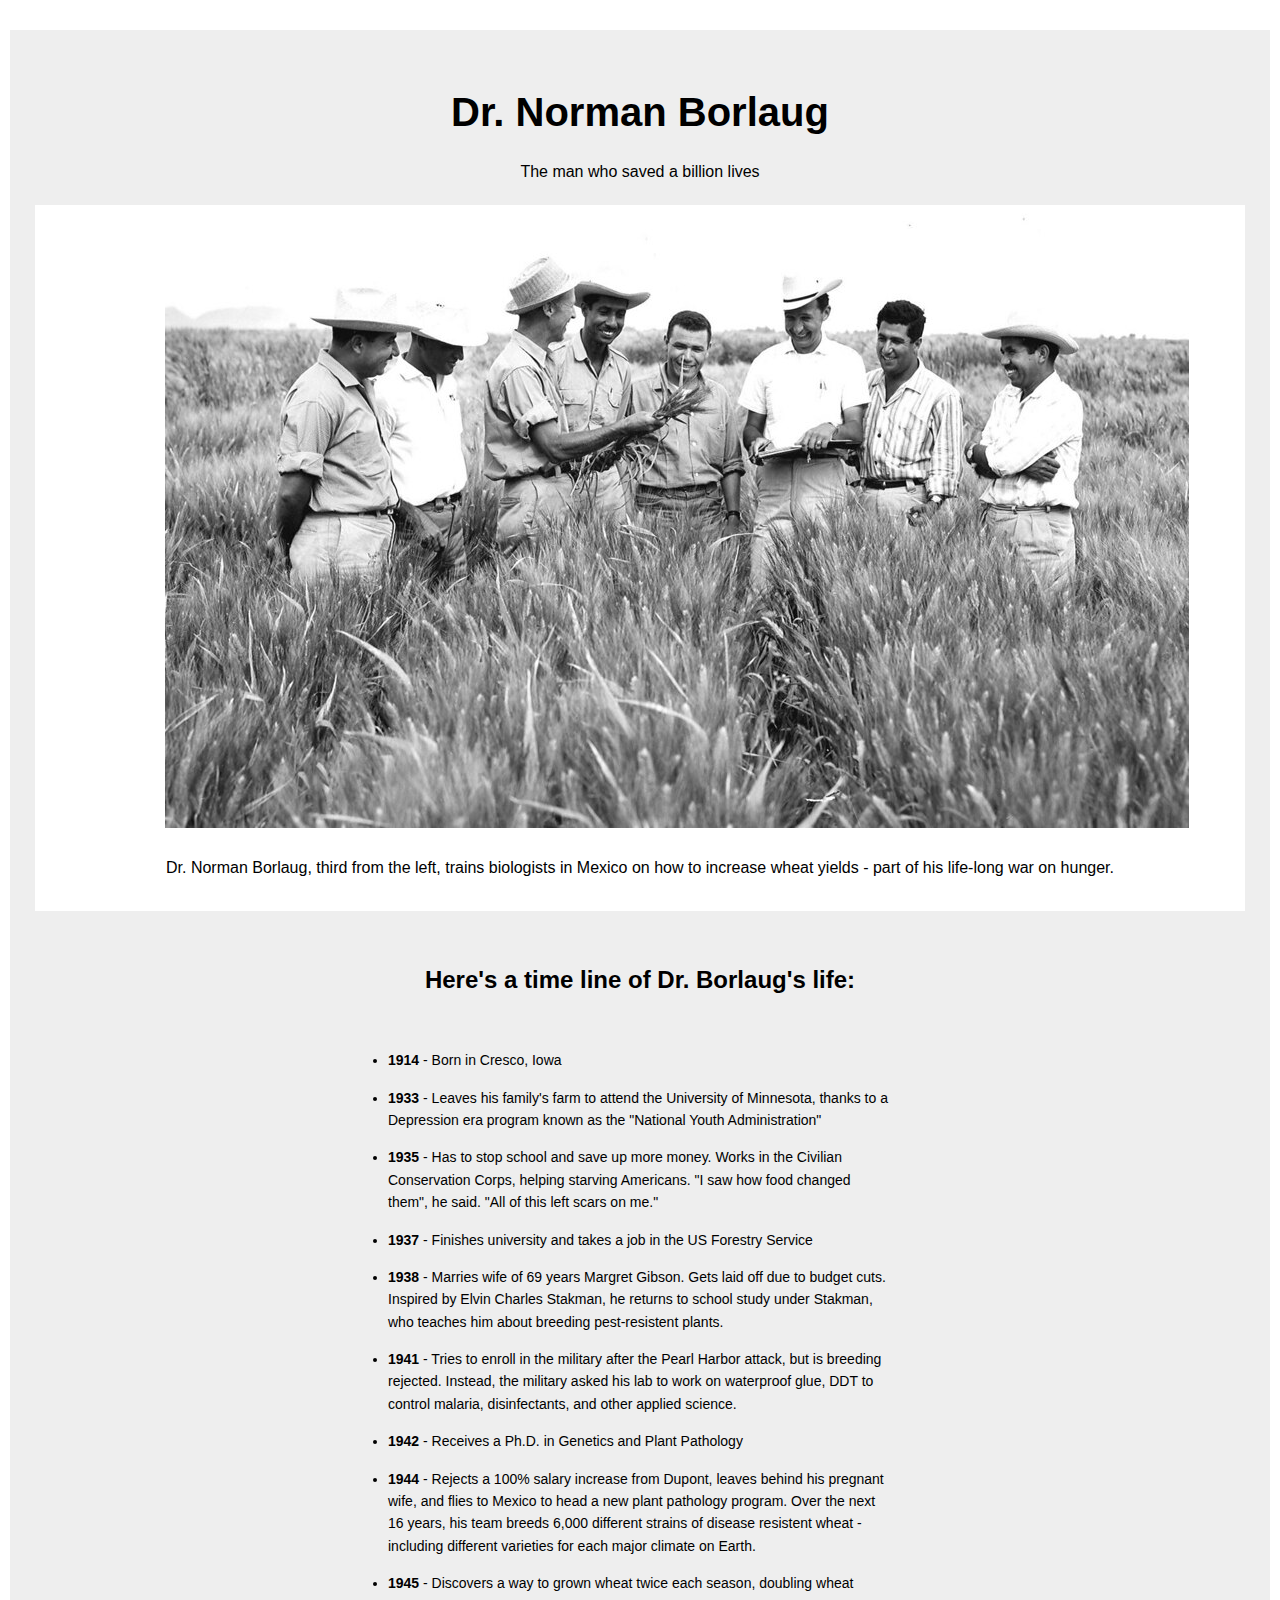
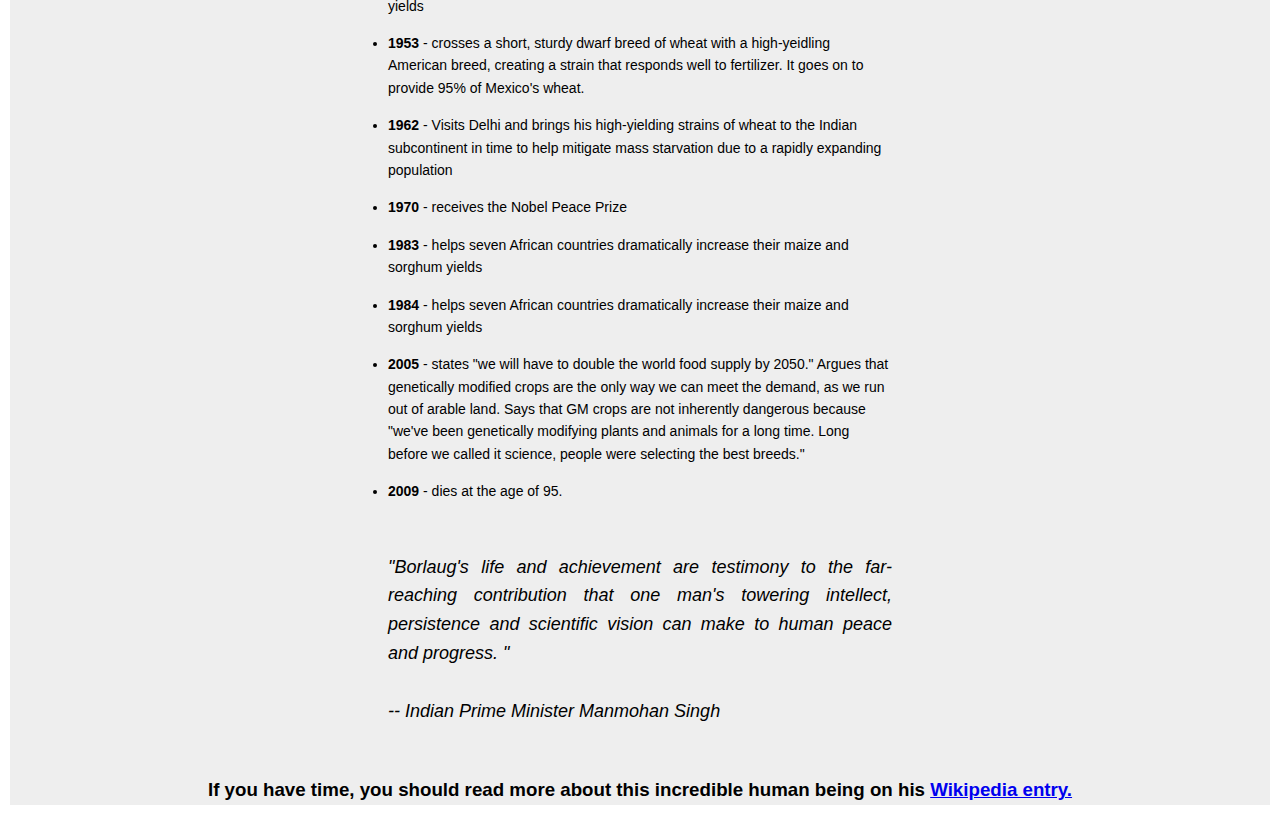
<file: Tribute-page/index.html>
<!DOCTYPE html>
<head>
  <meta charset="UTF-8" />
  <title>Tribute-page</title>
  <link rel="stylesheet" href="style.css"> 
</head>
<body>
  <main id="main">
    <div id="title">
      <h1>Dr. Norman Borlaug</h1>
      <p>The man who saved a billion lives</p>
    </div>
    <div id="img-div">
      <img id="image" src="img/img.jpg" />
      <p id="image-caption">
        Dr. Norman Borlaug, third from the left, trains biologists in Mexico on
        how to increase wheat yields - part of his life-long war on hunger.
      </p>
    </div>
    <div id="tribute-info">
      <h2>Here's a time line of Dr. Borlaug's life:</h2>
      <ul>
        <li><strong>1914</strong> - Born in Cresco, Iowa</li>

        <li>
          <strong>1933</strong> - Leaves his family's farm to attend the
          University of Minnesota, thanks
          to a Depression era program known as the "National Youth
          Administration"
        </li>
        <li>
          <strong>1935</strong> - Has to stop school and save up more money.
          Works in the Civilian 
          Conservation Corps, helping starving Americans. "I saw how food
          changed 
          them", he said. "All of this left scars on me."
        </li>
        <li>
          <strong>1937</strong> - Finishes university and takes a job in the US
          Forestry Service
        </li>
        <li>
          <strong>1938</strong> - Marries wife of 69 years Margret Gibson. Gets
          laid off due to budget 
          cuts. Inspired by Elvin Charles Stakman, he returns to school study
          under 
          Stakman, who teaches him about breeding pest-resistent plants.
        </li>
        <li>
          <strong>1941</strong> - Tries to enroll in the military after the
          Pearl Harbor attack, but is 
          breeding rejected. Instead, the military asked his lab to work on
          waterproof glue, DDT 
          to control malaria, disinfectants, and other applied science.
        </li>
        <li>
          <strong>1942</strong> - Receives a Ph.D. in Genetics and Plant
          Pathology
        </li>
        <li>
          <strong>1944</strong> - Rejects a 100% salary increase from Dupont,
          leaves behind his 
          pregnant wife, and flies to Mexico to head a new plant pathology
          program.
          Over the next 16 years, his team breeds 6,000 different strains of
          disease 
          resistent wheat - including different varieties for each major climate
          on Earth.
        </li>
        <li>
          <strong>1945</strong> - Discovers a way to grown wheat twice each
          season, doubling wheat 
          yields
        </li>
        <li>
          <strong>1953</strong> - crosses a short, sturdy dwarf breed of wheat
          with a high-yeidling 
          American breed, creating a strain that responds well to fertilizer. It
          goes on to 
          provide 95% of Mexico's wheat.
        </li>
        <li>
          <strong>1962</strong> - Visits Delhi and brings his high-yielding
          strains of wheat to the Indian 
          subcontinent in time to help mitigate mass starvation due to a rapidly
          
          expanding population
        </li>
        <li><strong>1970</strong> - receives the Nobel Peace Prize</li>
        <li>
          <strong>1983</strong> - helps seven African countries dramatically
          increase their maize and 
          sorghum yields
        </li>
        <li>
          <strong>1984</strong> - helps seven African countries dramatically
          increase their maize and sorghum yields
        </li>
        <li>
          <strong>2005</strong> - states "we will have to double the world food
          supply by 2050." Argues 
          that genetically modified crops are the only way we can meet the
          demand, as 
          we run out of arable land. Says that GM crops are not inherently
          dangerous 
          because "we've been genetically modifying plants and animals for a
          long 
          time. Long before we called it science, people were selecting the best
          breeds."
        </li>
        <li><strong>2009</strong> - dies at the age of 95.</li>
      </ul>

      <p class="list-footer">
        "Borlaug's life and achievement are testimony to the far-reaching
        contribution that one man's towering intellect, persistence and
        scientific vision can make to human peace and progress. "

        
        <br>
        <br />
        -- Indian Prime Minister Manmohan Singh
      </p>
    
    <h3>
      If you have time, you should read more about this incredible human being
      on his 

   <a id ="tribute-link" href="https://en.wikipedia.org/wiki/Norman_Borlaug" target="_blank"> Wikipedia entry.</a> 

    </h3>
  </main>
</body>
</file>
<file: Tribute-page/style.css>
* {
  margin: 0;
  padding: 0;
}
body {
  background-color: #fff;
  line-height: 1.6;
  font-weight: 400;
  font-style: normal;
  font-family: -apple-system, BlinkMacSystemFont, "Segoe UI", "Roboto",
    "Helvetica Neue", Arial, sans-serif;
}

main {
  background-color: #eee;
  margin: 30px 10px;
}

#title {
  margin: 0 auto;
  text-align: center;
  padding-top: 50px;
  padding-bottom: 10px;
}

#title h1 {
  font-size: 40px;
}
#title p {
  margin-top: 15px;
  margin-bottom: 10px;
}

#img-div {
  background-color: white;
  margin-left: 2%;
  margin-right: 2%;
  padding-bottom: 10px;
}

#image {
  padding-left: 130px;
  padding-right: 130px;
  max-width: auto;
  height: auto;
}
#img-div p {
  margin-top: 20px;
  margin-bottom: 20px;
  text-align: center;
}

#tribute-info {
}

#tribute-info h2 {
  margin-top: 50px;
  margin-bottom: 50px;
  text-align: center;
}

#tribute-info ul {
  margin-left: 30%;
  margin-right: 30%;
}

#tribute-info ul li {
  margin-top: 15px;
  margin-bottom: 15px;
  font-size: 14px;
}

.list-footer {
  margin-left: 30%;
  margin-right: 30%;
  text-align: justify;
  font-style: italic;
  font-size: 18px;

  margin-top: 50px;
  margin-bottom: 50px;
}

h3 {
  text-align: center;
}
</file>
